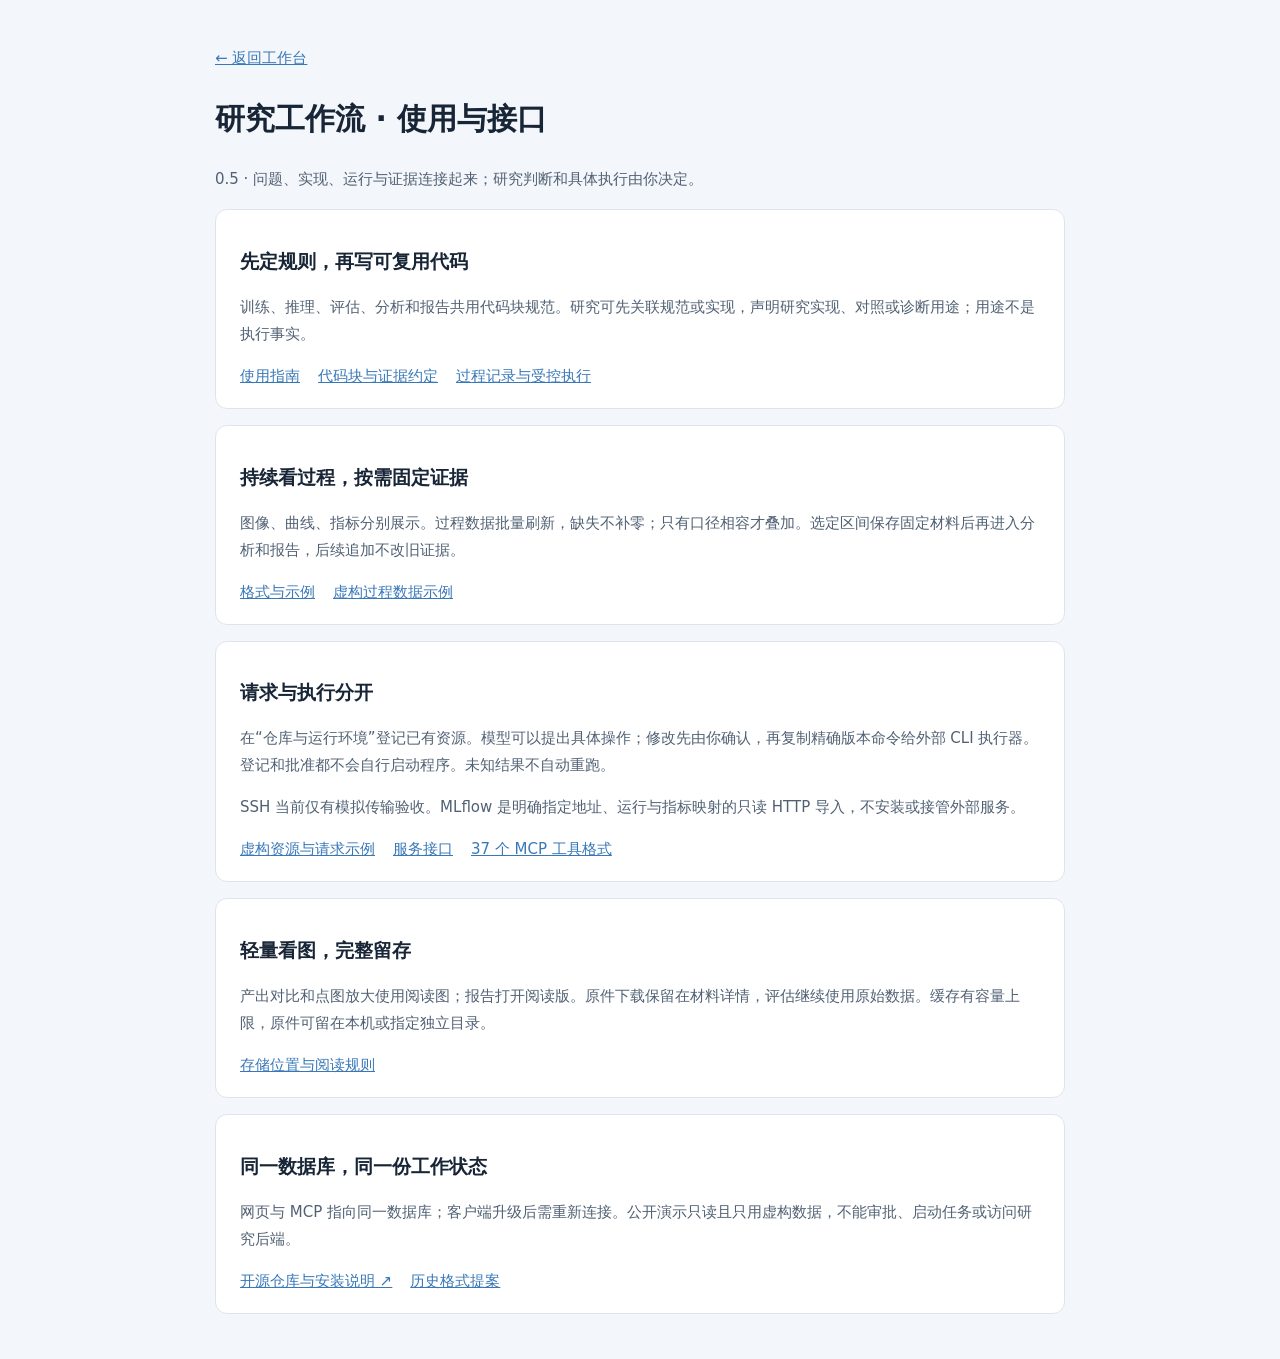
<file: web/docs/index.html>
<!doctype html>
<html lang="zh-CN"><meta charset="utf-8"><meta name="viewport" content="width=device-width,initial-scale=1">
<title>Research Workflow Studio · 使用与接口</title>
<style>body{margin:0;background:#f3f6fa;color:#172536;font:15px/1.8 system-ui,sans-serif}main{max-width:850px;margin:45px auto;padding:0 32px}h1{font-size:30px}h2{font-size:19px}a{color:#3978b8}section{padding:18px 24px;background:white;border:1px solid #dfe4ec;border-radius:12px;margin:16px 0}.links{display:flex;gap:18px;flex-wrap:wrap}p{color:#516174}</style>
<main><a href="../index.html">← 返回工作台</a><h1>研究工作流 · 使用与接口</h1><p>0.5 · 问题、实现、运行与证据连接起来；研究判断和具体执行由你决定。</p>
<section><h2>先定规则，再写可复用代码</h2><p>训练、推理、评估、分析和报告共用代码块规范。研究可先关联规范或实现，声明研究实现、对照或诊断用途；用途不是执行事实。</p><div class="links"><a href="runtime-guide.md">使用指南</a><a href="contract-v3.md">代码块与证据约定</a><a href="contract-v4.md">过程记录与受控执行</a></div></section>
<section><h2>持续看过程，按需固定证据</h2><p>图像、曲线、指标分别展示。过程数据批量刷新，缺失不补零；只有口径相容才叠加。选定区间保存固定材料后再进入分析和报告，后续追加不改旧证据。</p><div class="links"><a href="format-guide.md">格式与示例</a><a href="../examples/process-metrics.json">虚构过程数据示例</a></div></section>
<section><h2>请求与执行分开</h2><p>在“仓库与运行环境”登记已有资源。模型可以提出具体操作；修改先由你确认，再复制精确版本命令给外部 CLI 执行器。登记和批准都不会自行启动程序。未知结果不自动重跑。</p><p>SSH 当前仅有模拟传输验收。MLflow 是明确指定地址、运行与指标映射的只读 HTTP 导入，不安装或接管外部服务。</p><div class="links"><a href="../examples/controlled-operations.json">虚构资源与请求示例</a><a href="runtime-api.md">服务接口</a><a href="tools.json">37 个 MCP 工具格式</a></div></section>
<section><h2>轻量看图，完整留存</h2><p>产出对比和点图放大使用阅读图；报告打开阅读版。原件下载保留在材料详情，评估继续使用原始数据。缓存有容量上限，原件可留在本机或指定独立目录。</p><div class="links"><a href="storage-and-reading.md">存储位置与阅读规则</a></div></section><section><h2>同一数据库，同一份工作状态</h2><p>网页与 MCP 指向同一数据库；客户端升级后需重新连接。公开演示只读且只用虚构数据，不能审批、启动任务或访问研究后端。</p><div class="links"><a href="https://github.com/BorgDiven/research-workflow-studio">开源仓库与安装说明 ↗</a><a href="legacy-format-proposal.md">历史格式提案</a></div></section></main></html>
</file>
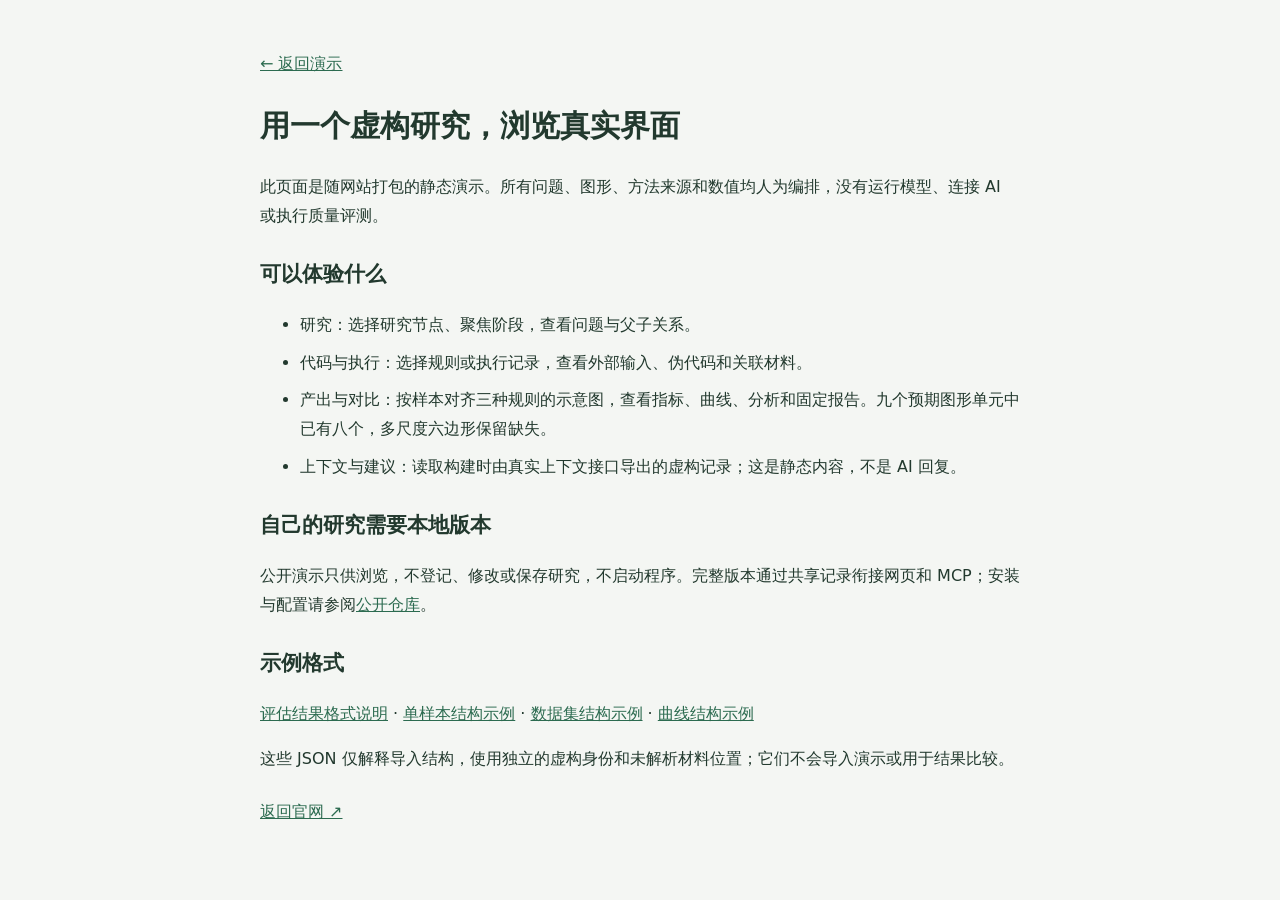
<file: site/demo-runtime/help.html>
<!doctype html><html lang="zh-CN"><head><meta charset="utf-8"><meta name="viewport" content="width=device-width,initial-scale=1"><title>虚构只读演示 · 使用说明</title><style>body{margin:0;background:#f4f6f3;color:#22392e;font:16px/1.8 system-ui,sans-serif}main{max-width:760px;margin:50px auto;padding:0 24px}h1{font-size:30px}h2{font-size:21px}a{color:#2c6b50}section{margin:25px 0}li{margin:9px 0}</style></head><body><main><a href="../index.html?projectId=showcase-shapes">← 返回演示</a><h1>用一个虚构研究，浏览真实界面</h1><p>此页面是随网站打包的静态演示。所有问题、图形、方法来源和数值均人为编排，没有运行模型、连接 AI 或执行质量评测。</p><section><h2>可以体验什么</h2><ul><li>研究：选择研究节点、聚焦阶段，查看问题与父子关系。</li><li>代码与执行：选择规则或执行记录，查看外部输入、伪代码和关联材料。</li><li>产出与对比：按样本对齐三种规则的示意图，查看指标、曲线、分析和固定报告。九个预期图形单元中已有八个，多尺度六边形保留缺失。</li><li>上下文与建议：读取构建时由真实上下文接口导出的虚构记录；这是静态内容，不是 AI 回复。</li></ul></section><section><h2>自己的研究需要本地版本</h2><p>公开演示只供浏览，不登记、修改或保存研究，不启动程序。完整版本通过共享记录衔接网页和 MCP；安装与配置请参阅<a href="https://github.com/BorgDiven/research-workflow-studio">公开仓库</a>。</p></section><section><h2>示例格式</h2><p><a href="format-guide.md">评估结果格式说明</a> · <a href="../examples/single-image-evaluation.json">单样本结构示例</a> · <a href="../examples/dataset-evaluation.json">数据集结构示例</a> · <a href="../examples/training-curve.json">曲线结构示例</a></p><p>这些 JSON 仅解释导入结构，使用独立的虚构身份和未解析材料位置；它们不会导入演示或用于结果比较。</p></section><a href="../../index.html">返回官网 ↗</a></main></body></html>
</file>
